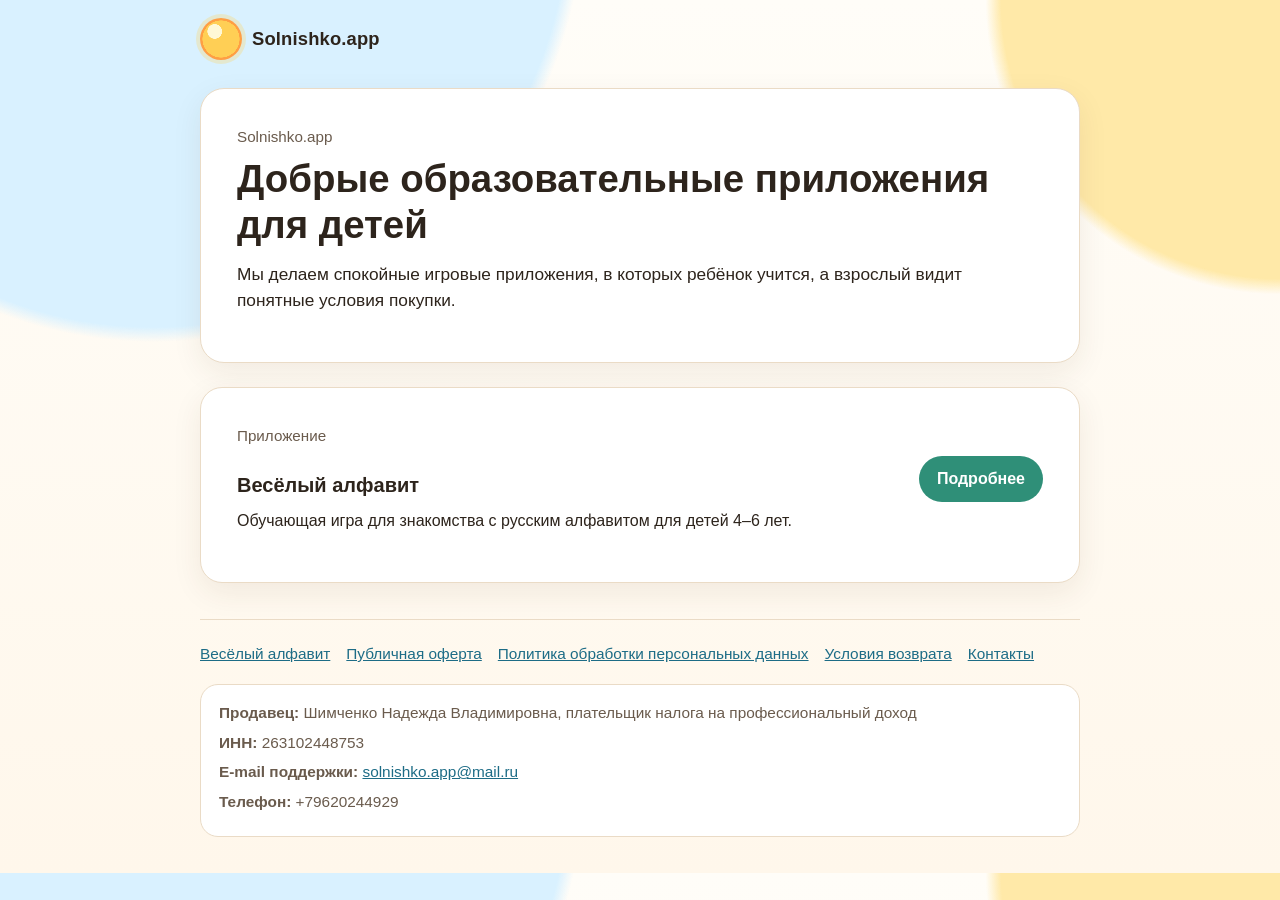
<file: index.html>
<!doctype html>
<html lang="ru">
  <head>
    <meta charset="UTF-8" />
    <meta name="viewport" content="width=device-width, initial-scale=1" />
    <title>Solnishko.app — добрые образовательные приложения для детей</title>
    <meta
      name="description"
      content="Solnishko.app — добрые образовательные приложения для детей. Сейчас доступна игра «Весёлый алфавит»."
    />
    <link rel="stylesheet" href="styles.css" />
  </head>
  <body>
    <header class="site-header wrap">
      <a class="brand" href="index.html">
        <span class="brand-mark" aria-hidden="true"></span>
        <span class="brand-name" data-bind="brandName">Solnishko.app</span>
      </a>
    </header>

    <main class="wrap">
      <section class="hero">
        <p class="kicker" data-bind="brandName">Solnishko.app</p>
        <h1>Добрые образовательные приложения для детей</h1>
        <p class="lead">
          Мы делаем спокойные игровые приложения, в которых ребёнок учится, а взрослый видит понятные условия покупки.
        </p>
      </section>

      <article class="product-card">
        <div>
          <p class="kicker">Приложение</p>
          <h2 data-bind="productName">Весёлый алфавит</h2>
          <p>Обучающая игра для знакомства с русским алфавитом для детей <span data-bind="productAge">4–6 лет</span>.</p>
        </div>
        <p>
          <a class="btn btn-primary" href="vesely-alfavit.html">Подробнее</a>
        </p>
      </article>
    </main>

    <footer class="site-footer wrap" id="contacts">
      <ul class="footer-nav">
        <li><a href="vesely-alfavit.html">Весёлый алфавит</a></li>
        <li><a href="offer.html">Публичная оферта</a></li>
        <li><a href="privacy.html">Политика обработки персональных данных</a></li>
        <li><a href="returns.html">Условия возврата</a></li>
        <li><a href="#contacts">Контакты</a></li>
      </ul>
      <div class="seller">
        <p>
          <strong>Продавец:</strong>
          <span data-bind="sellerName">Шимченко Надежда Владимировна</span>, <span data-bind="sellerStatus">плательщик налога на профессиональный доход</span>
        </p>
        <p data-show="inn" hidden><strong>ИНН:</strong> <span data-bind="sellerInn"></span></p>
        <p>
          <strong>E-mail поддержки:</strong>
          <a data-bind-mailto="supportEmail" href="mailto:solnishko.app@mail.ru">solnishko.app@mail.ru</a>
        </p>
        <p data-show="phone" hidden><strong>Телефон:</strong> <span data-bind="contactPhone"></span></p>
      </div>
    </footer>
    <script src="site-config.js"></script>
    <script src="site.js"></script>
  </body>
</html>
</file>
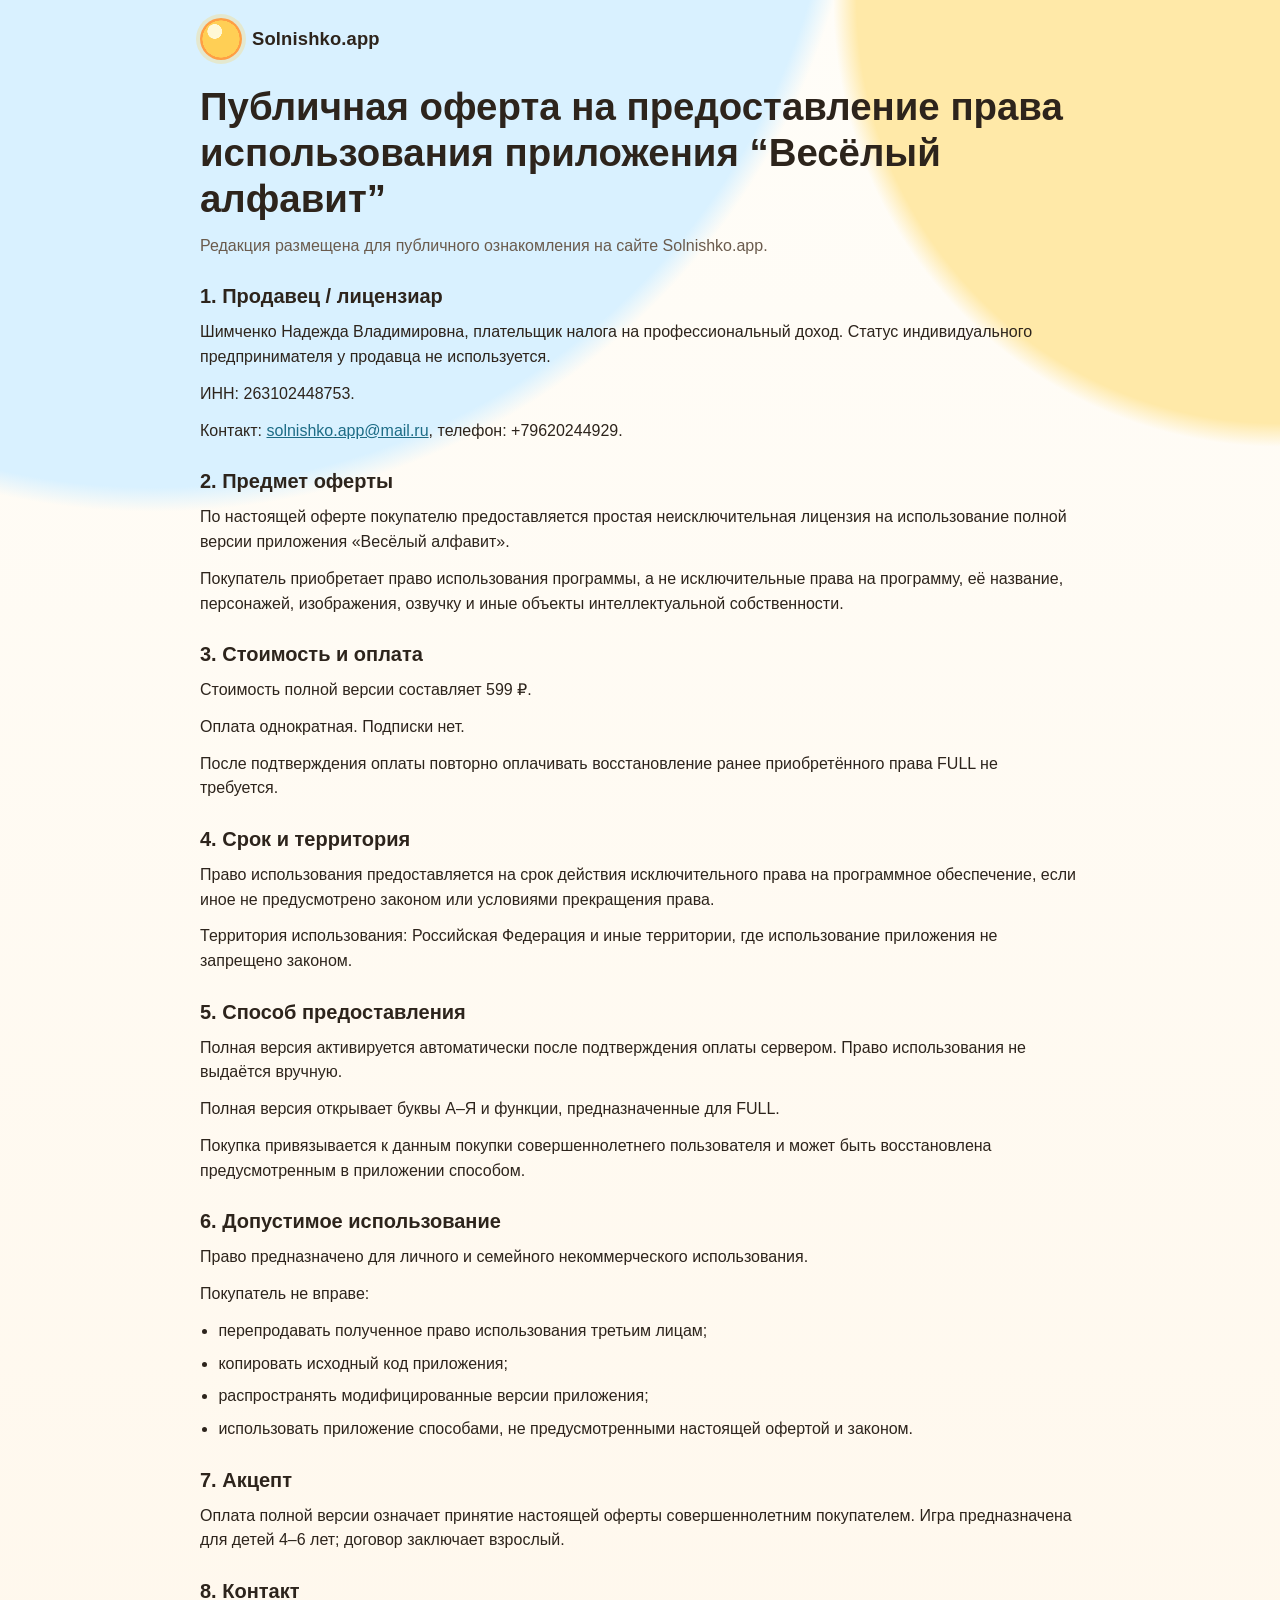
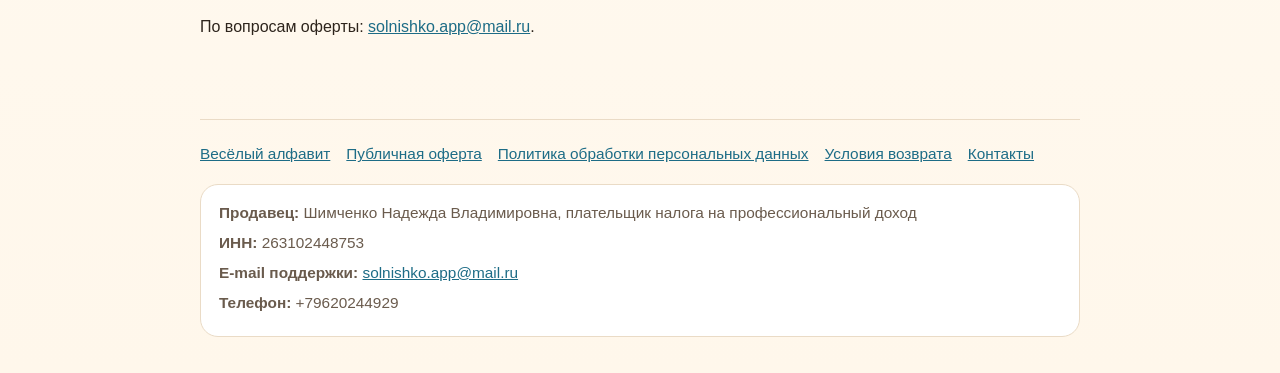
<file: offer.html>
<!doctype html>
<html lang="ru">
  <head>
    <meta charset="UTF-8" />
    <meta name="viewport" content="width=device-width, initial-scale=1" />
    <title>Публичная оферта | Solnishko.app</title>
    <meta
      name="description"
      content="Публичная оферта на предоставление права использования приложения «Весёлый алфавит». Разовая покупка 599 ₽, без подписки."
    />
    <link rel="stylesheet" href="styles.css" />
  </head>
  <body>
    <header class="site-header wrap">
      <a class="brand" href="index.html">
        <span class="brand-mark" aria-hidden="true"></span>
        <span class="brand-name" data-bind="brandName">Solnishko.app</span>
      </a>
    </header>

    <main class="wrap doc">
      <h1>
        Публичная оферта на предоставление права использования приложения “<span data-bind="productName">Весёлый алфавит</span>”
      </h1>
      <p class="note">Редакция размещена для публичного ознакомления на сайте <span data-bind="brandName">Solnishko.app</span>.</p>

      <h2>1. Продавец / лицензиар</h2>
      <p>
        <span data-bind="sellerName">Шимченко Надежда Владимировна</span>,
        <span data-bind="sellerStatus">плательщик налога на профессиональный доход</span>. Статус индивидуального предпринимателя
        у продавца не используется.
      </p>
      <p data-show="inn" hidden>ИНН: <span data-bind="sellerInn"></span>.</p>
      <p>
        Контакт: <a data-bind-mailto="supportEmail" href="mailto:solnishko.app@mail.ru">solnishko.app@mail.ru</a><span data-show="phone" hidden>, телефон: <span data-bind="contactPhone"></span></span>.
      </p>

      <h2>2. Предмет оферты</h2>
      <p>
        По настоящей оферте покупателю предоставляется простая неисключительная лицензия на использование полной версии
        приложения «<span data-bind="productName">Весёлый алфавит</span>».
      </p>
      <p>
        Покупатель приобретает право использования программы, а не исключительные права на программу, её название, персонажей,
        изображения, озвучку и иные объекты интеллектуальной собственности.
      </p>

      <h2>3. Стоимость и оплата</h2>
      <p>Стоимость полной версии составляет <span data-bind="price">599 ₽</span>.</p>
      <p>Оплата однократная. Подписки нет.</p>
      <p>После подтверждения оплаты повторно оплачивать восстановление ранее приобретённого права FULL не требуется.</p>

      <h2>4. Срок и территория</h2>
      <p>
        Право использования предоставляется на срок действия исключительного права на программное обеспечение, если иное не
        предусмотрено законом или условиями прекращения права.
      </p>
      <p>
        Территория использования: Российская Федерация и иные территории, где использование приложения не запрещено законом.
      </p>

      <h2>5. Способ предоставления</h2>
      <p>
        Полная версия активируется автоматически после подтверждения оплаты сервером. Право использования не выдаётся
        вручную.
      </p>
      <p>Полная версия открывает буквы <span data-bind="fullLetters">А–Я</span> и функции, предназначенные для FULL.</p>
      <p>
        Покупка привязывается к данным покупки совершеннолетнего пользователя и может быть восстановлена предусмотренным в
        приложении способом.
      </p>

      <h2>6. Допустимое использование</h2>
      <p>Право предназначено для личного и семейного некоммерческого использования.</p>
      <p>Покупатель не вправе:</p>
      <ul class="list">
        <li>перепродавать полученное право использования третьим лицам;</li>
        <li>копировать исходный код приложения;</li>
        <li>распространять модифицированные версии приложения;</li>
        <li>использовать приложение способами, не предусмотренными настоящей офертой и законом.</li>
      </ul>

      <h2>7. Акцепт</h2>
      <p>
        Оплата полной версии означает принятие настоящей оферты совершеннолетним покупателем. Игра предназначена для детей
        <span data-bind="productAge">4–6 лет</span>; договор заключает взрослый.
      </p>

      <h2>8. Контакт</h2>
      <p>
        По вопросам оферты: <a data-bind-mailto="supportEmail" href="mailto:solnishko.app@mail.ru">solnishko.app@mail.ru</a>.
      </p>
    </main>

    <footer class="site-footer wrap" id="contacts">
      <ul class="footer-nav">
        <li><a href="vesely-alfavit.html">Весёлый алфавит</a></li>
        <li><a href="offer.html">Публичная оферта</a></li>
        <li><a href="privacy.html">Политика обработки персональных данных</a></li>
        <li><a href="returns.html">Условия возврата</a></li>
        <li><a href="#contacts">Контакты</a></li>
      </ul>
      <div class="seller">
        <p>
          <strong>Продавец:</strong>
          <span data-bind="sellerName">Шимченко Надежда Владимировна</span>, <span data-bind="sellerStatus">плательщик налога на профессиональный доход</span>
        </p>
        <p data-show="inn" hidden><strong>ИНН:</strong> <span data-bind="sellerInn"></span></p>
        <p>
          <strong>E-mail поддержки:</strong>
          <a data-bind-mailto="supportEmail" href="mailto:solnishko.app@mail.ru">solnishko.app@mail.ru</a>
        </p>
        <p data-show="phone" hidden><strong>Телефон:</strong> <span data-bind="contactPhone"></span></p>
      </div>
    </footer>
    <script src="site-config.js"></script>
    <script src="site.js"></script>
  </body>
</html>
</file>
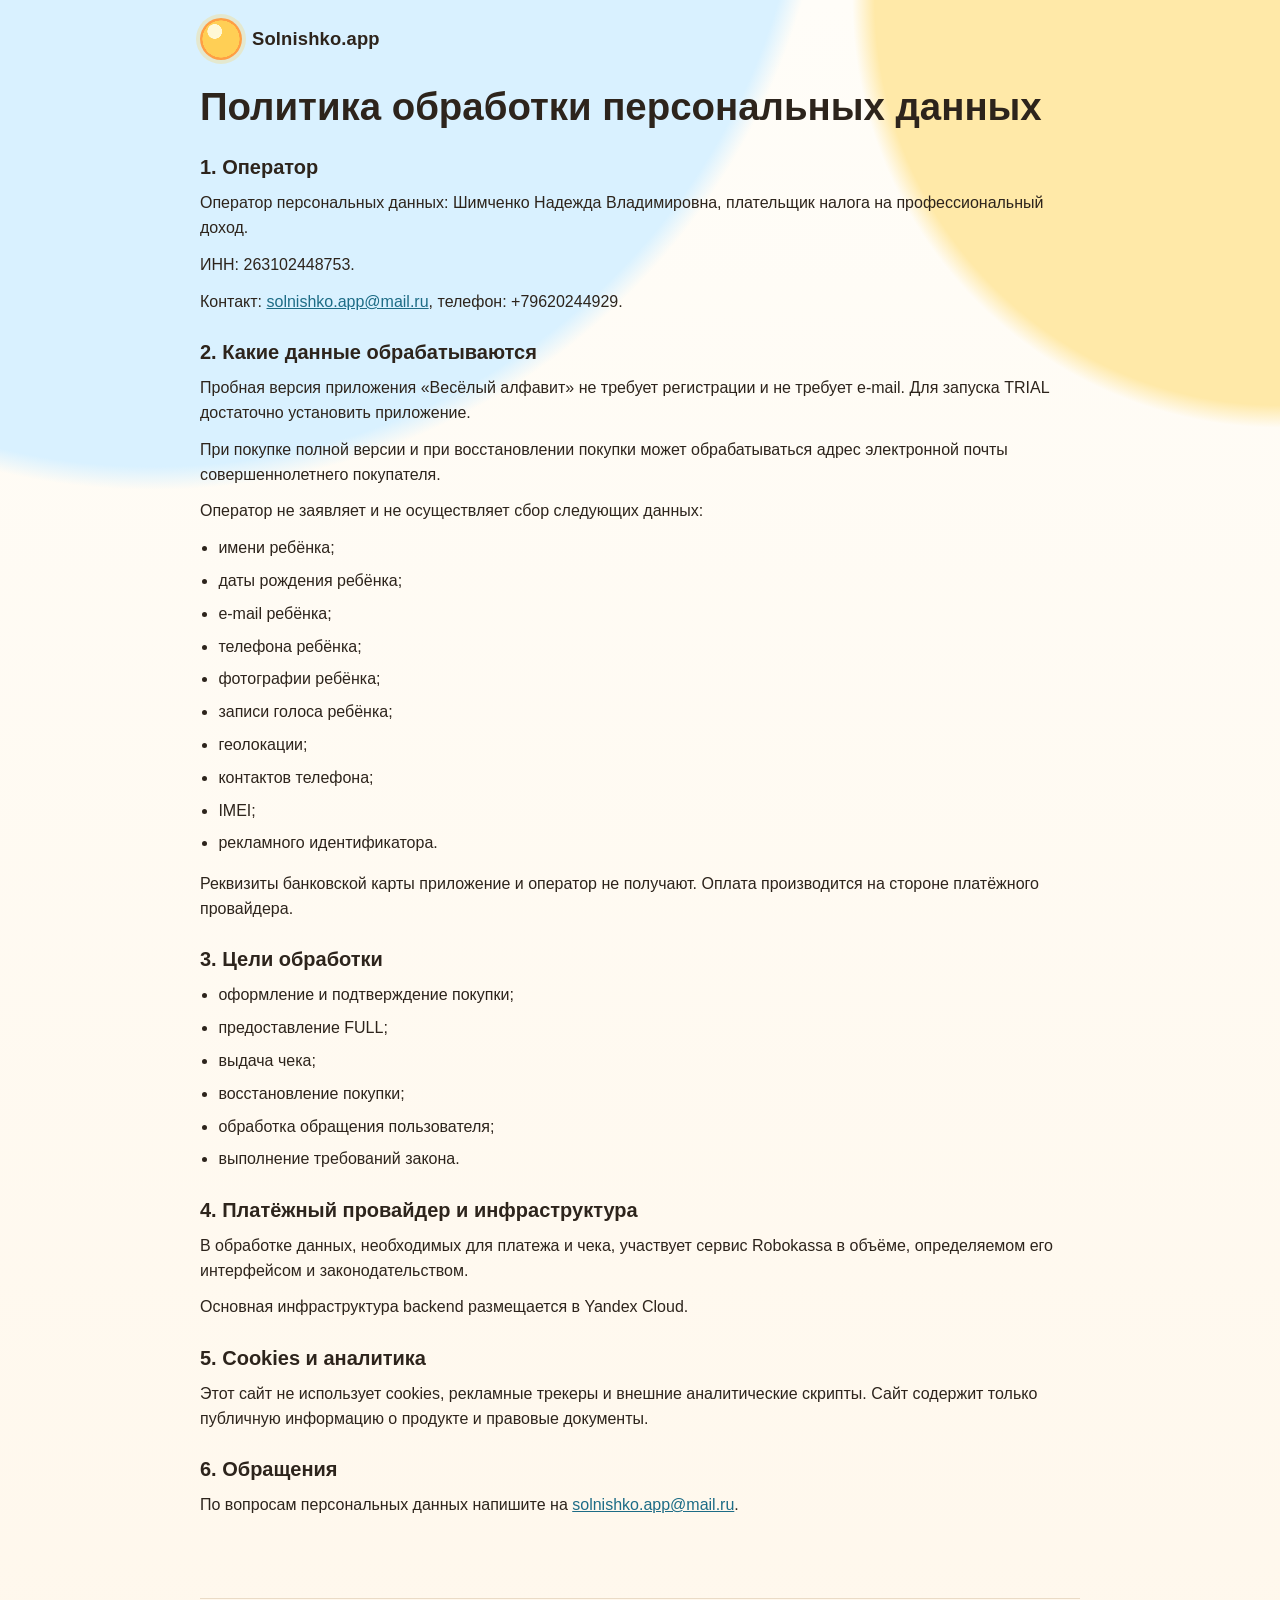
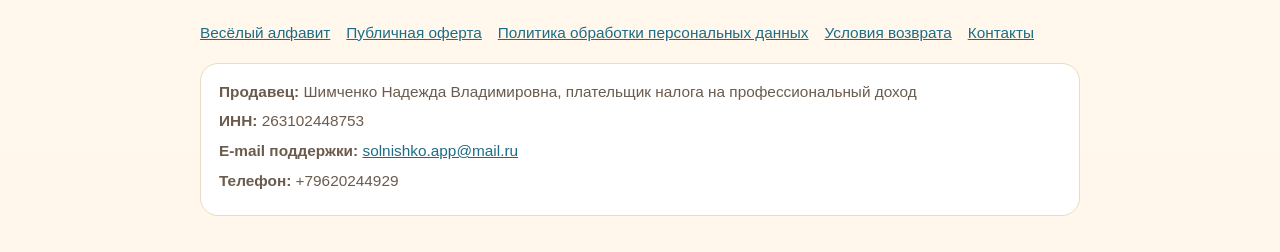
<file: privacy.html>
<!doctype html>
<html lang="ru">
  <head>
    <meta charset="UTF-8" />
    <meta name="viewport" content="width=device-width, initial-scale=1" />
    <title>Политика обработки персональных данных | Solnishko.app</title>
    <meta
      name="description"
      content="Политика обработки персональных данных Solnishko.app: пробная версия без регистрации, e-mail взрослого покупателя только при покупке и восстановлении FULL."
    />
    <link rel="stylesheet" href="styles.css" />
  </head>
  <body>
    <header class="site-header wrap">
      <a class="brand" href="index.html">
        <span class="brand-mark" aria-hidden="true"></span>
        <span class="brand-name" data-bind="brandName">Solnishko.app</span>
      </a>
    </header>

    <main class="wrap doc">
      <h1>Политика обработки персональных данных</h1>

      <h2>1. Оператор</h2>
      <p>
        Оператор персональных данных:
        <span data-bind="sellerName">Шимченко Надежда Владимировна</span>,
        <span data-bind="sellerStatus">плательщик налога на профессиональный доход</span>.
      </p>
      <p data-show="inn" hidden>ИНН: <span data-bind="sellerInn"></span>.</p>
      <p>
        Контакт: <a data-bind-mailto="supportEmail" href="mailto:solnishko.app@mail.ru">solnishko.app@mail.ru</a><span data-show="phone" hidden>, телефон: <span data-bind="contactPhone"></span></span>.
      </p>

      <h2>2. Какие данные обрабатываются</h2>
      <p>
        Пробная версия приложения «<span data-bind="productName">Весёлый алфавит</span>» не требует регистрации и не требует e-mail. Для запуска TRIAL
        достаточно установить приложение.
      </p>
      <p>
        При покупке полной версии и при восстановлении покупки может обрабатываться адрес электронной почты совершеннолетнего
        покупателя.
      </p>
      <p>Оператор не заявляет и не осуществляет сбор следующих данных:</p>
      <ul class="list">
        <li>имени ребёнка;</li>
        <li>даты рождения ребёнка;</li>
        <li>e-mail ребёнка;</li>
        <li>телефона ребёнка;</li>
        <li>фотографии ребёнка;</li>
        <li>записи голоса ребёнка;</li>
        <li>геолокации;</li>
        <li>контактов телефона;</li>
        <li>IMEI;</li>
        <li>рекламного идентификатора.</li>
      </ul>
      <p>
        Реквизиты банковской карты приложение и оператор не получают. Оплата производится на стороне платёжного провайдера.
      </p>

      <h2>3. Цели обработки</h2>
      <ul class="list">
        <li>оформление и подтверждение покупки;</li>
        <li>предоставление FULL;</li>
        <li>выдача чека;</li>
        <li>восстановление покупки;</li>
        <li>обработка обращения пользователя;</li>
        <li>выполнение требований закона.</li>
      </ul>

      <h2>4. Платёжный провайдер и инфраструктура</h2>
      <p>
        В обработке данных, необходимых для платежа и чека, участвует сервис Robokassa в объёме, определяемом его интерфейсом
        и законодательством.
      </p>
      <p>Основная инфраструктура backend размещается в Yandex Cloud.</p>

      <h2>5. Cookies и аналитика</h2>
      <p>
        Этот сайт не использует cookies, рекламные трекеры и внешние аналитические скрипты. Сайт содержит только публичную
        информацию о продукте и правовые документы.
      </p>

      <h2>6. Обращения</h2>
      <p>
        По вопросам персональных данных напишите на
        <a data-bind-mailto="supportEmail" href="mailto:solnishko.app@mail.ru">solnishko.app@mail.ru</a>.
      </p>
    </main>

    <footer class="site-footer wrap" id="contacts">
      <ul class="footer-nav">
        <li><a href="vesely-alfavit.html">Весёлый алфавит</a></li>
        <li><a href="offer.html">Публичная оферта</a></li>
        <li><a href="privacy.html">Политика обработки персональных данных</a></li>
        <li><a href="returns.html">Условия возврата</a></li>
        <li><a href="#contacts">Контакты</a></li>
      </ul>
      <div class="seller">
        <p>
          <strong>Продавец:</strong>
          <span data-bind="sellerName">Шимченко Надежда Владимировна</span>, <span data-bind="sellerStatus">плательщик налога на профессиональный доход</span>
        </p>
        <p data-show="inn" hidden><strong>ИНН:</strong> <span data-bind="sellerInn"></span></p>
        <p>
          <strong>E-mail поддержки:</strong>
          <a data-bind-mailto="supportEmail" href="mailto:solnishko.app@mail.ru">solnishko.app@mail.ru</a>
        </p>
        <p data-show="phone" hidden><strong>Телефон:</strong> <span data-bind="contactPhone"></span></p>
      </div>
    </footer>
    <script src="site-config.js"></script>
    <script src="site.js"></script>
  </body>
</html>
</file>
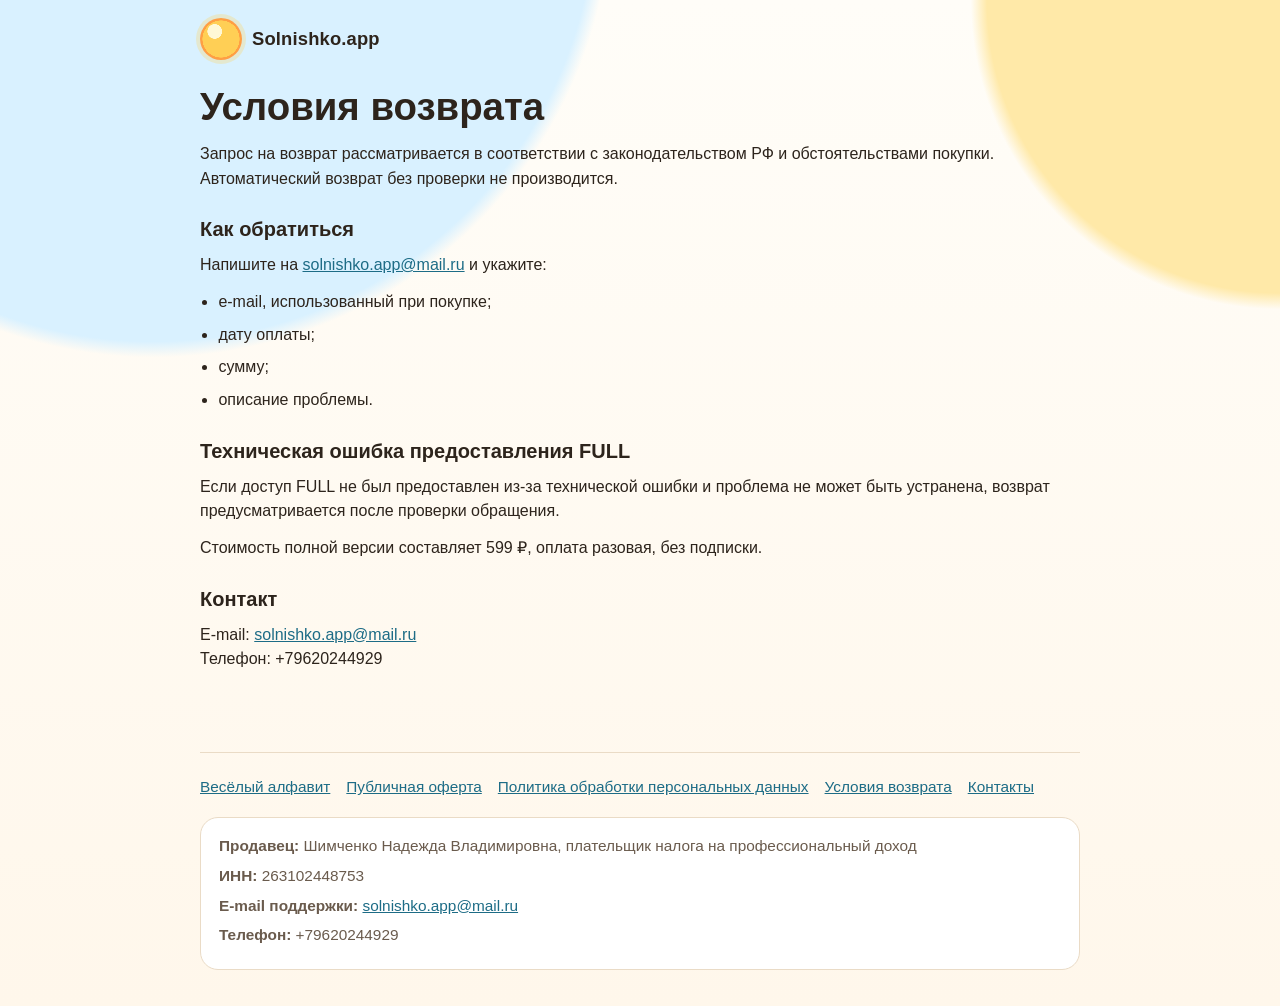
<file: returns.html>
<!doctype html>
<html lang="ru">
  <head>
    <meta charset="UTF-8" />
    <meta name="viewport" content="width=device-width, initial-scale=1" />
    <title>Условия возврата | Solnishko.app</title>
    <meta
      name="description"
      content="Условия возврата за приложение «Весёлый алфавит»: запрос рассматривается по законодательству РФ. Контакт solnishko.app@mail.ru."
    />
    <link rel="stylesheet" href="styles.css" />
  </head>
  <body>
    <header class="site-header wrap">
      <a class="brand" href="index.html">
        <span class="brand-mark" aria-hidden="true"></span>
        <span class="brand-name" data-bind="brandName">Solnishko.app</span>
      </a>
    </header>

    <main class="wrap doc">
      <h1>Условия возврата</h1>
      <p>
        Запрос на возврат рассматривается в соответствии с законодательством РФ и обстоятельствами покупки. Автоматический
        возврат без проверки не производится.
      </p>

      <h2>Как обратиться</h2>
      <p>
        Напишите на <a data-bind-mailto="supportEmail" href="mailto:solnishko.app@mail.ru">solnishko.app@mail.ru</a> и укажите:
      </p>
      <ul class="list">
        <li>e-mail, использованный при покупке;</li>
        <li>дату оплаты;</li>
        <li>сумму;</li>
        <li>описание проблемы.</li>
      </ul>

      <h2>Техническая ошибка предоставления FULL</h2>
      <p>
        Если доступ FULL не был предоставлен из-за технической ошибки и проблема не может быть устранена, возврат
        предусматривается после проверки обращения.
      </p>
      <p>
        Стоимость полной версии составляет <span data-bind="price">599 ₽</span>, оплата разовая, без подписки.
      </p>

      <h2>Контакт</h2>
      <p>
        E-mail: <a data-bind-mailto="supportEmail" href="mailto:solnishko.app@mail.ru">solnishko.app@mail.ru</a>
        <span data-show="phone" hidden><br />Телефон: <span data-bind="contactPhone"></span></span>
      </p>
    </main>

    <footer class="site-footer wrap" id="contacts">
      <ul class="footer-nav">
        <li><a href="vesely-alfavit.html">Весёлый алфавит</a></li>
        <li><a href="offer.html">Публичная оферта</a></li>
        <li><a href="privacy.html">Политика обработки персональных данных</a></li>
        <li><a href="returns.html">Условия возврата</a></li>
        <li><a href="#contacts">Контакты</a></li>
      </ul>
      <div class="seller">
        <p>
          <strong>Продавец:</strong>
          <span data-bind="sellerName">Шимченко Надежда Владимировна</span>, <span data-bind="sellerStatus">плательщик налога на профессиональный доход</span>
        </p>
        <p data-show="inn" hidden><strong>ИНН:</strong> <span data-bind="sellerInn"></span></p>
        <p>
          <strong>E-mail поддержки:</strong>
          <a data-bind-mailto="supportEmail" href="mailto:solnishko.app@mail.ru">solnishko.app@mail.ru</a>
        </p>
        <p data-show="phone" hidden><strong>Телефон:</strong> <span data-bind="contactPhone"></span></p>
      </div>
    </footer>
    <script src="site-config.js"></script>
    <script src="site.js"></script>
  </body>
</html>
</file>
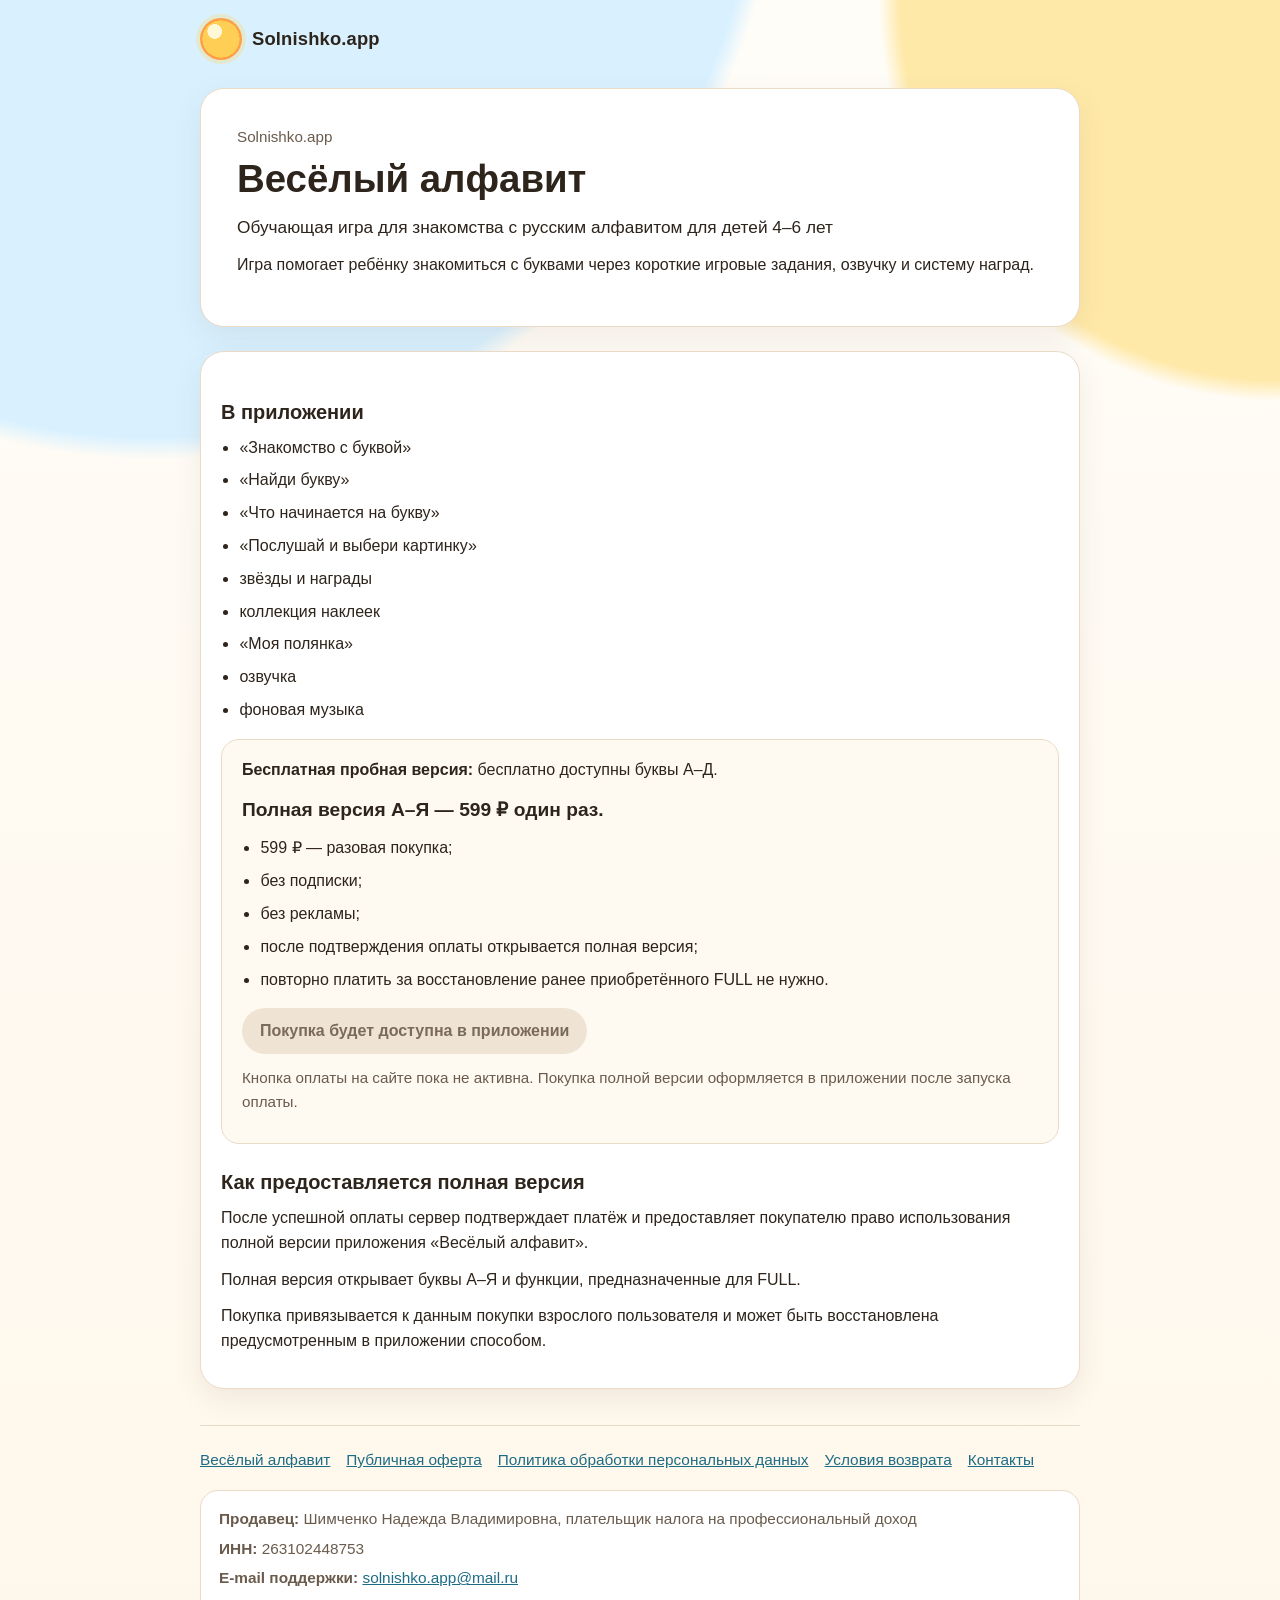
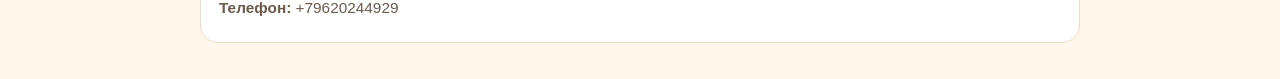
<file: vesely-alfavit.html>
<!doctype html>
<html lang="ru">
  <head>
    <meta charset="UTF-8" />
    <meta name="viewport" content="width=device-width, initial-scale=1" />
    <title>Весёлый алфавит — обучающая игра для детей | Solnishko.app</title>
    <meta
      name="description"
      content="Весёлый алфавит — обучающая игра для детей 4–6 лет. Бесплатно буквы А–Д, полная версия А–Я — 599 ₽ один раз, без подписки и рекламы."
    />
    <link rel="stylesheet" href="styles.css" />
  </head>
  <body>
    <header class="site-header wrap">
      <a class="brand" href="index.html">
        <span class="brand-mark" aria-hidden="true"></span>
        <span class="brand-name" data-bind="brandName">Solnishko.app</span>
      </a>
    </header>

    <main class="wrap">
      <section class="hero">
        <p class="kicker" data-bind="brandName">Solnishko.app</p>
        <h1 data-bind="productName">Весёлый алфавит</h1>
        <p class="lead">
          Обучающая игра для знакомства с русским алфавитом для детей <span data-bind="productAge">4–6 лет</span>
        </p>
        <p>
          Игра помогает ребёнку знакомиться с буквами через короткие игровые задания, озвучку и систему наград.
        </p>
      </section>

      <section class="panel">
        <h2>В приложении</h2>
        <ul class="list">
          <li>«Знакомство с буквой»</li>
          <li>«Найди букву»</li>
          <li>«Что начинается на букву»</li>
          <li>«Послушай и выбери картинку»</li>
          <li>звёзды и награды</li>
          <li>коллекция наклеек</li>
          <li>«Моя полянка»</li>
          <li>озвучка</li>
          <li>фоновая музыка</li>
        </ul>

        <div class="price-box">
          <p>
            <strong>Бесплатная пробная версия:</strong> бесплатно доступны буквы
            <span data-bind="trialLetters">А–Д</span>.
          </p>
          <p class="price">
            Полная версия <span data-bind="fullLetters">А–Я</span> —
            <span data-bind="price">599 ₽</span> один раз.
          </p>
          <ul class="list">
            <li><span data-bind="price">599 ₽</span> — разовая покупка;</li>
            <li>без подписки;</li>
            <li>без рекламы;</li>
            <li>после подтверждения оплаты открывается полная версия;</li>
            <li>повторно платить за восстановление ранее приобретённого FULL не нужно.</li>
          </ul>
          <p>
            <span class="btn btn-disabled" data-purchase-button aria-disabled="true">Покупка будет доступна в приложении</span>
          </p>
          <p class="note">
            Кнопка оплаты на сайте пока не активна. Покупка полной версии оформляется в приложении после запуска оплаты.
          </p>
        </div>

        <h2>Как предоставляется полная версия</h2>
        <p>
          После успешной оплаты сервер подтверждает платёж и предоставляет покупателю право использования полной версии
          приложения «<span data-bind="productName">Весёлый алфавит</span>».
        </p>
        <p>
          Полная версия открывает буквы <span data-bind="fullLetters">А–Я</span> и функции, предназначенные для FULL.
        </p>
        <p>
          Покупка привязывается к данным покупки взрослого пользователя и может быть восстановлена предусмотренным в
          приложении способом.
        </p>
      </section>
    </main>

    <footer class="site-footer wrap" id="contacts">
      <ul class="footer-nav">
        <li><a href="vesely-alfavit.html">Весёлый алфавит</a></li>
        <li><a href="offer.html">Публичная оферта</a></li>
        <li><a href="privacy.html">Политика обработки персональных данных</a></li>
        <li><a href="returns.html">Условия возврата</a></li>
        <li><a href="#contacts">Контакты</a></li>
      </ul>
      <div class="seller">
        <p>
          <strong>Продавец:</strong>
          <span data-bind="sellerName">Шимченко Надежда Владимировна</span>, <span data-bind="sellerStatus">плательщик налога на профессиональный доход</span>
        </p>
        <p data-show="inn" hidden><strong>ИНН:</strong> <span data-bind="sellerInn"></span></p>
        <p>
          <strong>E-mail поддержки:</strong>
          <a data-bind-mailto="supportEmail" href="mailto:solnishko.app@mail.ru">solnishko.app@mail.ru</a>
        </p>
        <p data-show="phone" hidden><strong>Телефон:</strong> <span data-bind="contactPhone"></span></p>
      </div>
    </footer>
    <script src="site-config.js"></script>
    <script src="site.js"></script>
  </body>
</html>
</file>
<file: styles.css>
:root {
  --bg: #fff7eb;
  --paper: #ffffff;
  --ink: #2d241c;
  --muted: #6a5b4d;
  --sun: #ffcf55;
  --sky: #d9f1ff;
  --grass: #8ece7a;
  --accent: #e56a6a;
  --link: #1d6c86;
  --line: #eadbc6;
  --shadow: 0 10px 30px rgba(80, 50, 20, 0.08);
}

*,
*::before,
*::after {
  box-sizing: border-box;
}

html {
  color-scheme: light;
}

body {
  margin: 0;
  min-height: 100%;
  font-family: "Segoe UI", "Trebuchet MS", "PT Sans", "Helvetica Neue", Arial, sans-serif;
  color: var(--ink);
  background:
    radial-gradient(circle at 12% -10%, var(--sky) 0 28%, transparent 29%),
    radial-gradient(circle at 100% 0, #ffe9a8 0 18%, transparent 19%),
    linear-gradient(#fffdf8, var(--bg));
  line-height: 1.55;
}

a {
  color: var(--link);
}

a:hover {
  text-decoration-thickness: 2px;
}

img {
  max-width: 100%;
}

.wrap {
  width: min(880px, calc(100% - 32px));
  margin: 0 auto;
}

.site-header {
  padding: 18px 0 8px;
}

.brand {
  display: inline-flex;
  align-items: center;
  gap: 10px;
  color: inherit;
  text-decoration: none;
  font-weight: 800;
  letter-spacing: 0.01em;
}

.brand-mark {
  width: 42px;
  height: 42px;
  border-radius: 50%;
  background:
    radial-gradient(circle at 35% 32%, #fff8d6 0 18%, transparent 19%),
    radial-gradient(circle at 50% 50%, var(--sun) 0 62%, #ff9f43 63% 100%);
  box-shadow: 0 0 0 4px rgba(255, 207, 85, 0.28);
}

.brand-name {
  font-size: 1.15rem;
}

.hero,
.panel {
  background: var(--paper);
  border: 1px solid var(--line);
  border-radius: 24px;
  box-shadow: var(--shadow);
}

.panel {
  padding: 22px 20px;
}

.hero {
  padding: 28px 22px 24px;
  margin: 12px 0 24px;
}

.kicker {
  margin: 0 0 8px;
  color: var(--muted);
  font-size: 0.95rem;
}

h1,
h2,
h3 {
  line-height: 1.2;
  margin: 0 0 12px;
}

h1 {
  font-size: clamp(1.7rem, 5vw, 2.4rem);
}

h2 {
  font-size: 1.25rem;
  margin-top: 1.6rem;
}

p {
  margin: 0 0 12px;
}

.lead {
  font-size: 1.08rem;
}

.product-card {
  display: grid;
  gap: 14px;
  padding: 20px;
  margin-bottom: 28px;
  background: var(--paper);
  border: 1px solid var(--line);
  border-radius: 22px;
  box-shadow: var(--shadow);
}

.btn {
  display: inline-flex;
  align-items: center;
  justify-content: center;
  min-height: 46px;
  padding: 10px 18px;
  border-radius: 999px;
  border: 0;
  font: inherit;
  font-weight: 700;
  text-decoration: none;
  cursor: pointer;
}

.btn-primary {
  background: #2f8f78;
  color: #fff;
}

.btn-primary:hover {
  background: #267664;
}

.btn-disabled,
.btn[disabled] {
  background: #efe4d4;
  color: #7a6a5c;
  cursor: not-allowed;
  pointer-events: none;
}

.note {
  color: var(--muted);
  font-size: 0.95rem;
}

.list {
  margin: 0 0 16px;
  padding-left: 1.15rem;
}

.list li {
  margin: 0 0 8px;
}

.price-box,
.legal {
  padding: 18px 20px;
  margin: 16px 0;
  background: #fffaf1;
  border: 1px solid var(--line);
  border-radius: 18px;
}

.price {
  font-size: 1.2rem;
  font-weight: 800;
}

.doc {
  padding: 8px 0 32px;
}

.doc p,
.doc li {
  font-size: 1rem;
}

.site-footer {
  margin-top: 36px;
  padding: 22px 0 36px;
  border-top: 1px solid var(--line);
  color: var(--muted);
  font-size: 0.96rem;
}

.footer-nav {
  display: flex;
  flex-wrap: wrap;
  gap: 10px 16px;
  margin: 0 0 18px;
  padding: 0;
  list-style: none;
}

.seller {
  background: var(--paper);
  border: 1px solid var(--line);
  border-radius: 18px;
  padding: 16px 18px;
}

.seller p {
  margin: 0 0 6px;
}

[hidden] {
  display: none !important;
}

@media (min-width: 720px) {
  .hero,
  .product-card {
    padding: 36px;
  }

  .product-card {
    grid-template-columns: 1.4fr auto;
    align-items: center;
  }
}
</file>
